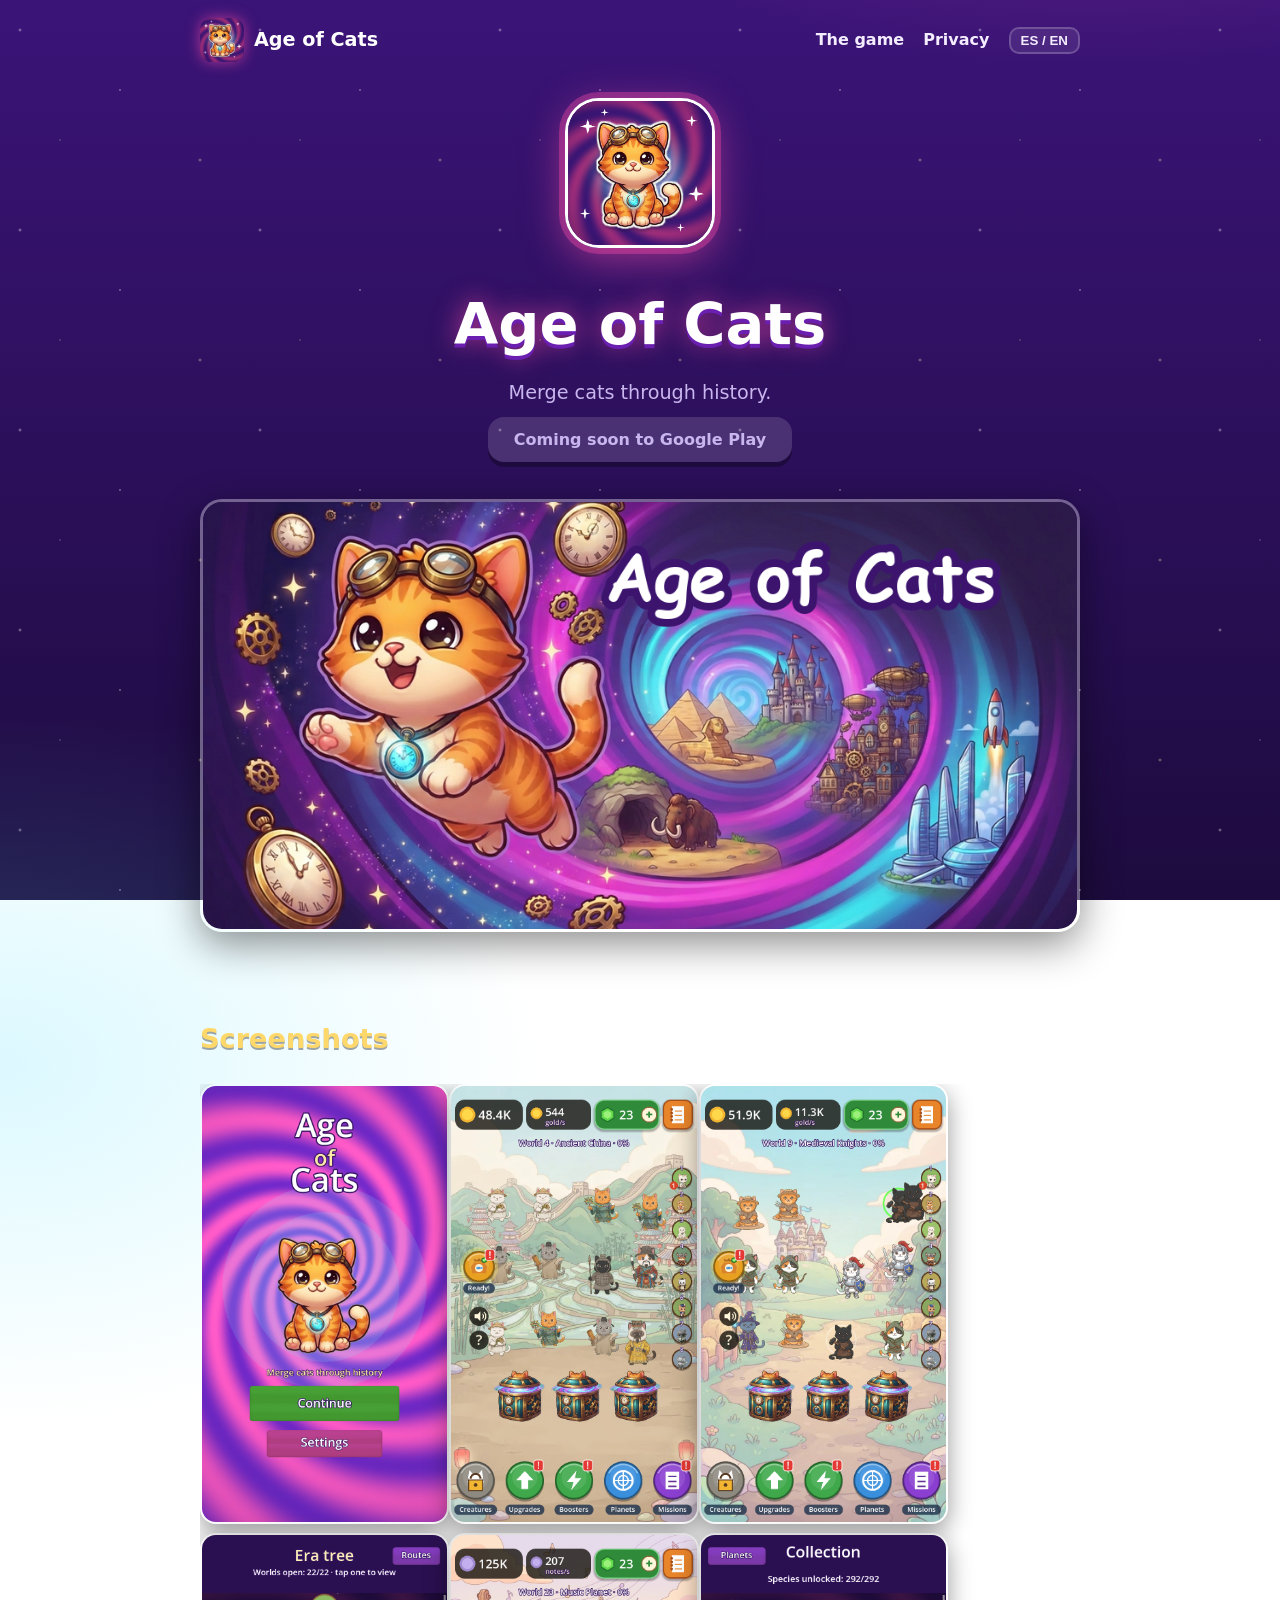
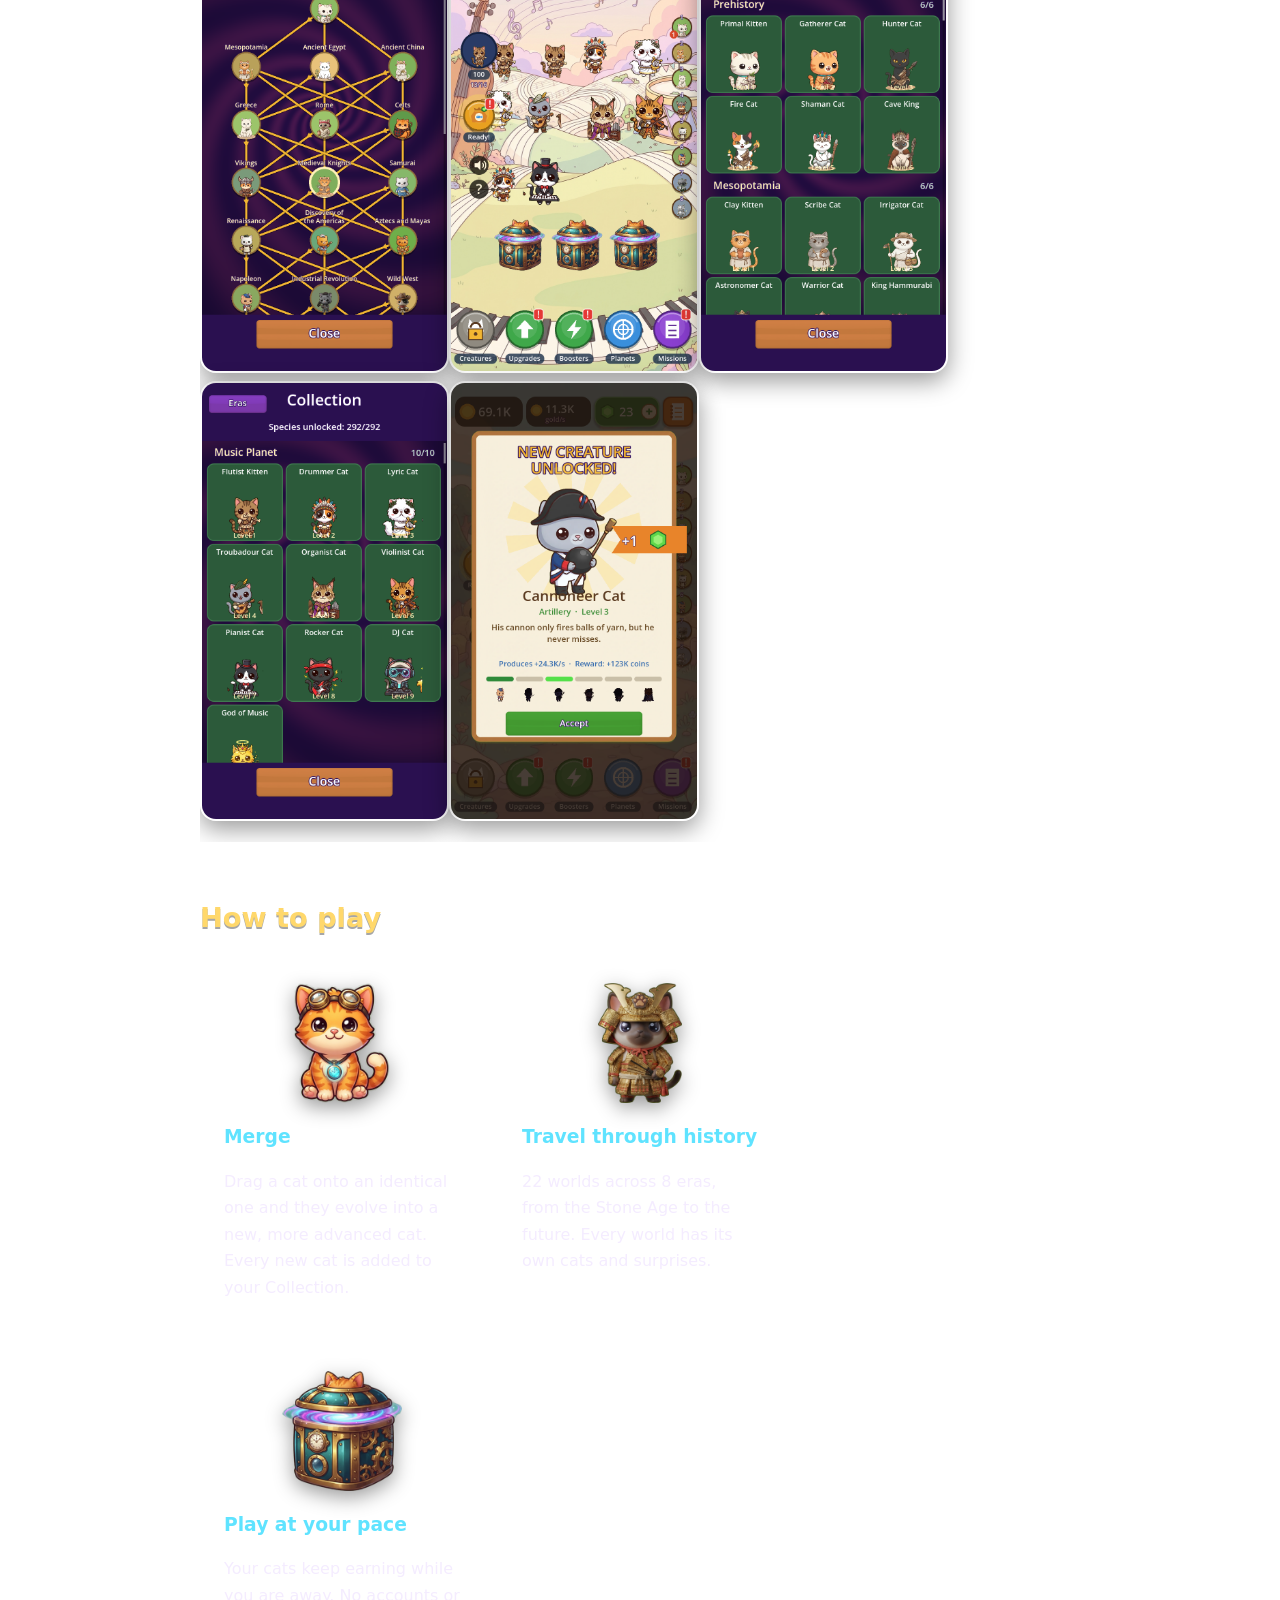
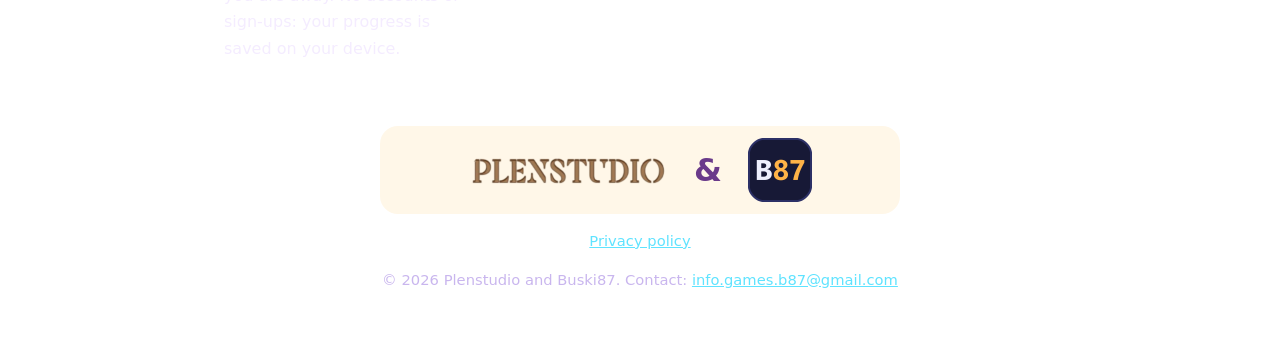
<file: index.html>
<!doctype html>
<html lang="es">
<head>
<meta charset="utf-8">
<meta name="viewport" content="width=device-width,initial-scale=1">
<title>Age of Cats: Idle Merge</title>
<meta name="description" content="Age of Cats: Idle Merge, juego idle de fusionar gatos a través de la historia. Merge cats through history. Un juego para móvil de Plenstudio y Buski87.">
<link rel="icon" href="img/icon.png">
<link rel="stylesheet" href="style.css">
<script>
(function(){try{var q=new URLSearchParams(location.search).get('lang');var l=''||q||localStorage.getItem('lang')||((navigator.language||'es').slice(0,2)=='es'?'es':'en');if(l=='en')document.documentElement.classList.add('en');document.documentElement.lang=l;if(q)localStorage.setItem('lang',q)}catch(e){}})();
function setLang(l){try{localStorage.setItem('lang',l)}catch(e){};document.documentElement.classList.toggle('en',l=='en');document.documentElement.lang=l}
</script>
</head>
<body>
<header>
<a class="brand" href="index.html"><img src="img/icon.png" alt=""><span>Age of Cats</span></a>
<nav>
<a href="index.html#juego"><span lang="es">El juego</span><span lang="en">The game</span></a>
<a href="privacidad.html"><span lang="es">Privacidad</span><span lang="en">Privacy</span></a>
<button class="lang" onclick="setLang(document.documentElement.classList.contains('en')?'es':'en')">ES / EN</button>
</nav>
</header>
<main>

<section class="hero" id="juego">
<img class="icon" src="img/icon.png" alt="Age of Cats">
<h1><span lang="es">Age of Cats</span><span lang="en">Age of Cats</span></h1>
<p class="tag" lang="es">Fusiona gatos a través de la historia.</p>
<p class="tag" lang="en">Merge cats through history.</p>
<p><span class="btn off" lang="es">Próximamente en Google Play</span><span class="btn off" lang="en">Coming soon to Google Play</span></p>
</section>

<img class="feature" lang="es" src="img/feature-es.png" alt="Age of Cats">
<img class="feature" lang="en" src="img/feature-en.png" alt="Age of Cats">

<h2 lang="es">Capturas</h2><h2 lang="en">Screenshots</h2>
<div class="shots" lang="es"><img src="img/screens/1-portada.png" alt="" loading="lazy"><img src="img/screens/2-mundo.png" alt="" loading="lazy"><img src="img/screens/3-fusionar.png" alt="" loading="lazy"><img src="img/screens/4-arbol-de-eras.png" alt="" loading="lazy"><img src="img/screens/5-planeta.png" alt="" loading="lazy"><img src="img/screens/6-coleccion.png" alt="" loading="lazy"><img src="img/screens/7-coleccion-planetas.png" alt="" loading="lazy"><img src="img/screens/8-gato-nuevo.png" alt="" loading="lazy"></div><div class="shots" lang="en"><img src="img/screens-en/1-portada.png" alt="" loading="lazy"><img src="img/screens-en/2-mundo.png" alt="" loading="lazy"><img src="img/screens-en/3-fusionar.png" alt="" loading="lazy"><img src="img/screens-en/4-arbol-de-eras.png" alt="" loading="lazy"><img src="img/screens-en/5-planeta.png" alt="" loading="lazy"><img src="img/screens-en/6-coleccion.png" alt="" loading="lazy"><img src="img/screens-en/7-coleccion-planetas.png" alt="" loading="lazy"><img src="img/screens-en/8-gato-nuevo.png" alt="" loading="lazy"></div>

<h2 lang="es">Cómo se juega</h2>
<h2 lang="en">How to play</h2>
<div class="grid">
<div class="card"><img class="ci" src="img/art/gato.png" alt=""><h3 lang="es">Fusiona</h3><h3 lang="en">Merge</h3>
<p lang="es">Arrastra un gato sobre otro igual y se convierten en uno más evolucionado. Cada gato nuevo se anota en tu Colección.</p>
<p lang="en">Drag a cat onto an identical one and they evolve into a new, more advanced cat. Every new cat is added to your Collection.</p></div>
<div class="card"><img class="ci" src="img/art/era.png" alt=""><h3 lang="es">Recorre la historia</h3><h3 lang="en">Travel through history</h3>
<p lang="es">22 mundos y 8 eras, de la Prehistoria al futuro. Cada mundo tiene sus propios gatos y sus propias sorpresas.</p>
<p lang="en">22 worlds across 8 eras, from the Stone Age to the future. Every world has its own cats and surprises.</p></div>
<div class="card"><img class="ci" src="img/art/planeta.png" alt=""><h3 lang="es">Viaja a otros planetas</h3><h3 lang="en">Visit other planets</h3>
<p lang="es">16 planetas temáticos (música, deporte, cocina, medicina…) con su propia moneda y 10 gatos cada uno, con disfraces y razas distintas.</p>
<p lang="en">16 themed planets (music, sports, cooking, medicine…) each with its own currency and 10 cats, all with different costumes and breeds.</p></div>
<div class="card"><img class="ci" src="img/art/capsula.png" alt=""><h3 lang="es">Juega a tu ritmo</h3><h3 lang="en">Play at your pace</h3>
<p lang="es">Tus gatos siguen produciendo mientras no juegas. Sin cuentas ni registros: la partida se guarda en tu móvil.</p>
<p lang="en">Your cats keep earning while you are away. No accounts or sign-ups: your progress is saved on your device.</p></div>
</div>

</main>
<footer>
<div class="studios"><img src="img/plenstudio.png" alt="Plenstudio"><span class="amp">&amp;</span><img class="b87" src="img/b87.png" alt="Buski87"></div>
<p><a href="privacidad.html"><span lang="es">Política de privacidad</span><span lang="en">Privacy policy</span></a></p>
<p lang="es">&copy; 2026 Plenstudio y Buski87. Contacto: <a href="mailto:info.games.b87@gmail.com">info.games.b87@gmail.com</a></p>
<p lang="en">&copy; 2026 Plenstudio and Buski87. Contact: <a href="mailto:info.games.b87@gmail.com">info.games.b87@gmail.com</a></p>
</footer>
</body>
</html>
</file>
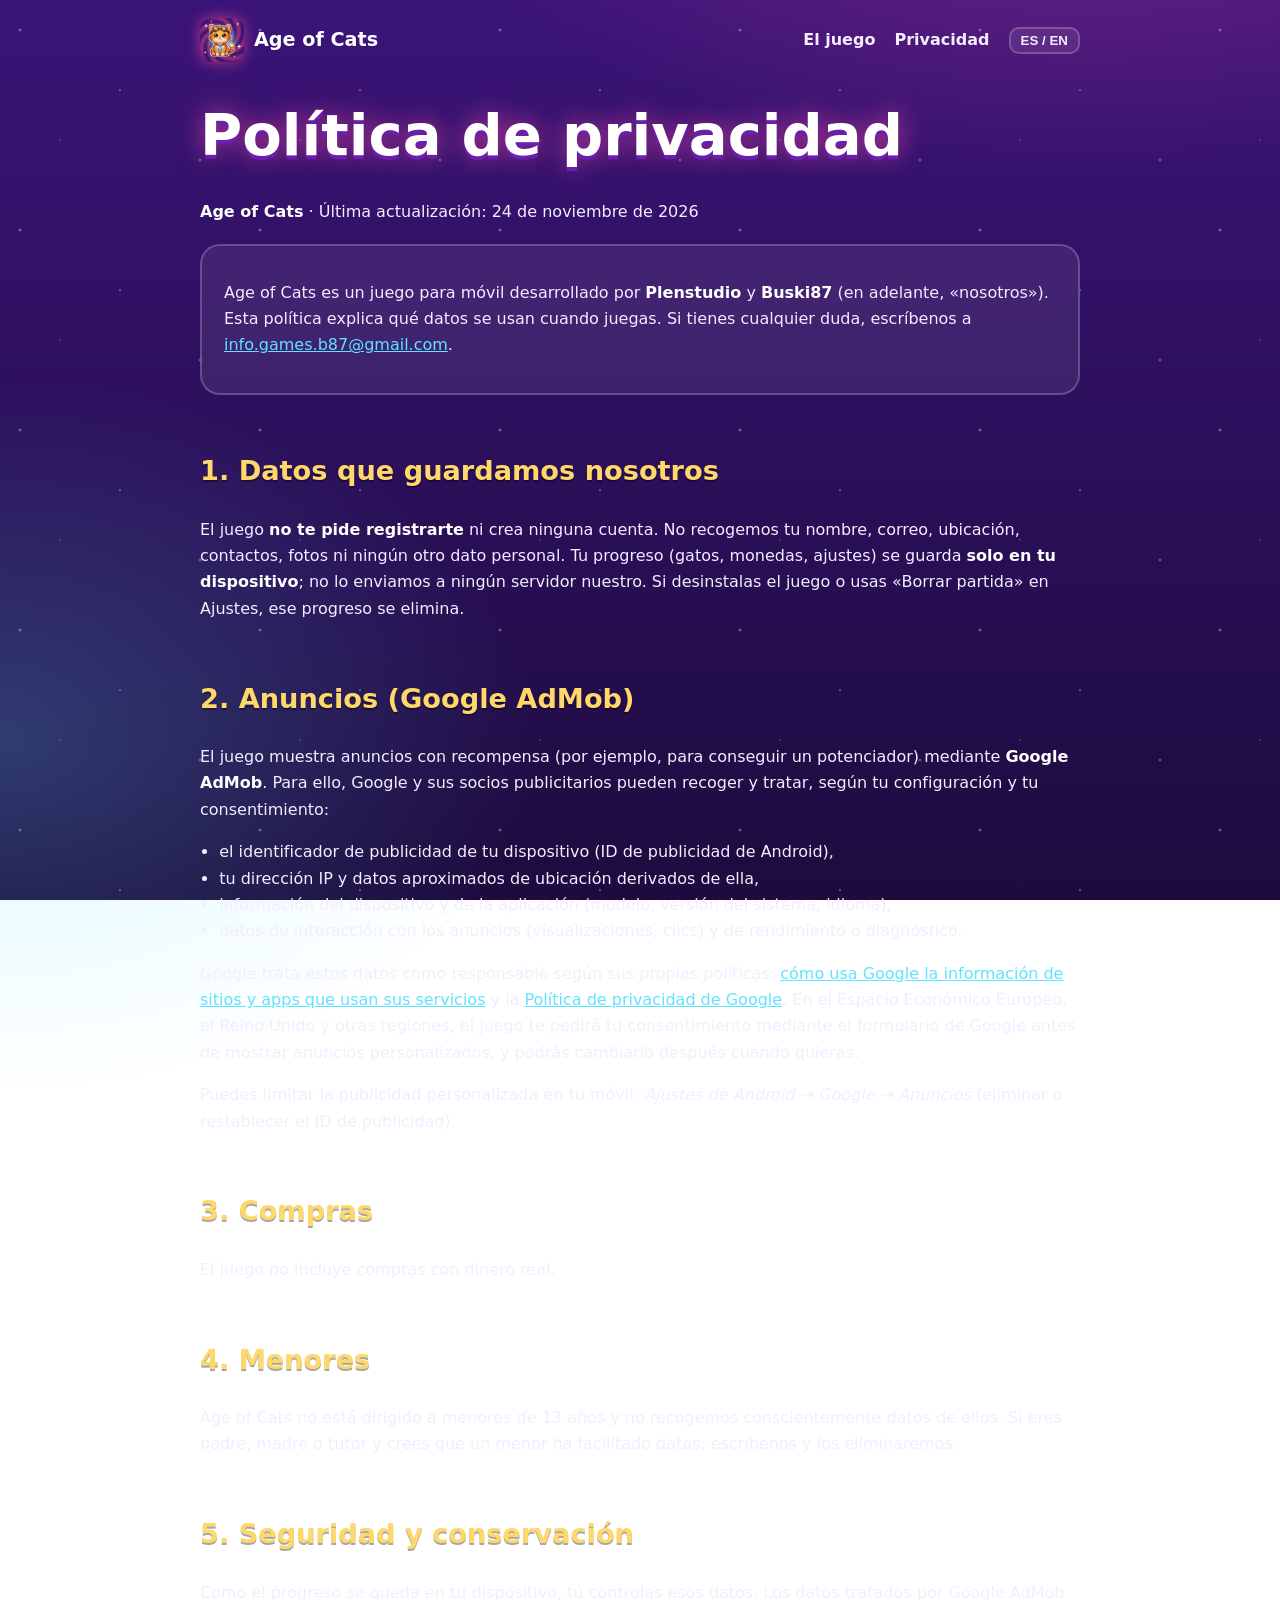
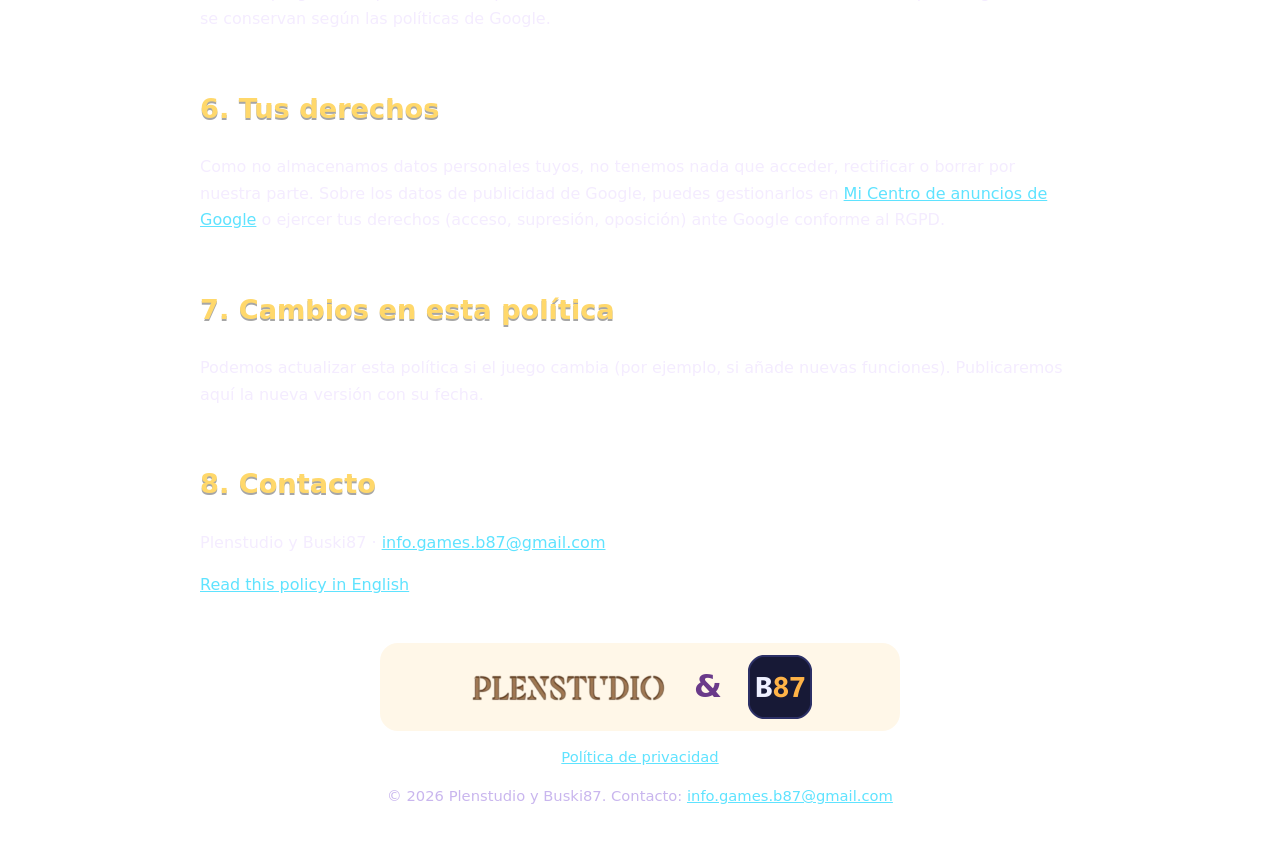
<file: privacidad.html>
<!doctype html>
<html lang="es">
<head>
<meta charset="utf-8">
<meta name="viewport" content="width=device-width,initial-scale=1">
<title>Política de privacidad · Age of Cats</title>
<meta name="description" content="Política de privacidad de Age of Cats, de Plenstudio y Buski87.">
<link rel="icon" href="img/icon.png">
<link rel="stylesheet" href="style.css">
<script>
(function(){try{var q=new URLSearchParams(location.search).get('lang');var l='es'||q||localStorage.getItem('lang')||((navigator.language||'es').slice(0,2)=='es'?'es':'en');if(l=='en')document.documentElement.classList.add('en');document.documentElement.lang=l;if(q)localStorage.setItem('lang',q)}catch(e){}})();
function setLang(l){try{localStorage.setItem('lang',l)}catch(e){};document.documentElement.classList.toggle('en',l=='en');document.documentElement.lang=l}
</script>
</head>
<body>
<header>
<a class="brand" href="index.html"><img src="img/icon.png" alt=""><span>Age of Cats</span></a>
<nav>
<a href="index.html#juego"><span lang="es">El juego</span><span lang="en">The game</span></a>
<a href="privacidad.html"><span lang="es">Privacidad</span><span lang="en">Privacy</span></a>
<button class="lang" onclick="setLang(document.documentElement.classList.contains('en')?'es':'en')">ES / EN</button>
</nav>
</header>
<main>
<h1>Política de privacidad</h1>
<p><strong>Age of Cats</strong> · Última actualización: 24 de noviembre de 2026</p>
<div class="card"><p>Age of Cats es un juego para móvil desarrollado por <strong>Plenstudio</strong> y <strong>Buski87</strong> (en adelante, «nosotros»). Esta política explica qué datos se usan cuando juegas. Si tienes cualquier duda, escríbenos a <a href="mailto:info.games.b87@gmail.com">info.games.b87@gmail.com</a>.</p></div>

<h2>1. Datos que guardamos nosotros</h2>
<p>El juego <strong>no te pide registrarte</strong> ni crea ninguna cuenta. No recogemos tu nombre, correo, ubicación, contactos, fotos ni ningún otro dato personal. Tu progreso (gatos, monedas, ajustes) se guarda <strong>solo en tu dispositivo</strong>; no lo enviamos a ningún servidor nuestro. Si desinstalas el juego o usas «Borrar partida» en Ajustes, ese progreso se elimina.</p>

<h2>2. Anuncios (Google AdMob)</h2>
<p>El juego muestra anuncios con recompensa (por ejemplo, para conseguir un potenciador) mediante <strong>Google AdMob</strong>. Para ello, Google y sus socios publicitarios pueden recoger y tratar, según tu configuración y tu consentimiento:</p>
<ul>
<li>el identificador de publicidad de tu dispositivo (ID de publicidad de Android),</li>
<li>tu dirección IP y datos aproximados de ubicación derivados de ella,</li>
<li>información del dispositivo y de la aplicación (modelo, versión del sistema, idioma),</li>
<li>datos de interacción con los anuncios (visualizaciones, clics) y de rendimiento o diagnóstico.</li>
</ul>
<p>Google trata estos datos como responsable según sus propias políticas: <a href="https://policies.google.com/technologies/partner-sites">cómo usa Google la información de sitios y apps que usan sus servicios</a> y la <a href="https://policies.google.com/privacy">Política de privacidad de Google</a>. En el Espacio Económico Europeo, el Reino Unido y otras regiones, el juego te pedirá tu consentimiento mediante el formulario de Google antes de mostrar anuncios personalizados, y podrás cambiarlo después cuando quieras.</p>
<p>Puedes limitar la publicidad personalizada en tu móvil: <em>Ajustes de Android → Google → Anuncios</em> (eliminar o restablecer el ID de publicidad).</p>

<h2>3. Compras</h2>
<p>El juego no incluye compras con dinero real.</p>

<h2>4. Menores</h2>
<p>Age of Cats no está dirigido a menores de 13 años y no recogemos conscientemente datos de ellos. Si eres padre, madre o tutor y crees que un menor ha facilitado datos, escríbenos y los eliminaremos.</p>

<h2>5. Seguridad y conservación</h2>
<p>Como el progreso se queda en tu dispositivo, tú controlas esos datos. Los datos tratados por Google AdMob se conservan según las políticas de Google.</p>

<h2>6. Tus derechos</h2>
<p>Como no almacenamos datos personales tuyos, no tenemos nada que acceder, rectificar o borrar por nuestra parte. Sobre los datos de publicidad de Google, puedes gestionarlos en <a href="https://myadcenter.google.com/">Mi Centro de anuncios de Google</a> o ejercer tus derechos (acceso, supresión, oposición) ante Google conforme al RGPD.</p>

<h2>7. Cambios en esta política</h2>
<p>Podemos actualizar esta política si el juego cambia (por ejemplo, si añade nuevas funciones). Publicaremos aquí la nueva versión con su fecha.</p>

<h2>8. Contacto</h2>
<p>Plenstudio y Buski87 · <a href="mailto:info.games.b87@gmail.com">info.games.b87@gmail.com</a></p>
<p><a href="privacy.html">Read this policy in English</a></p>
</main>
<footer>
<div class="studios"><img src="img/plenstudio.png" alt="Plenstudio"><span class="amp">&amp;</span><img class="b87" src="img/b87.png" alt="Buski87"></div>
<p><a href="privacidad.html"><span lang="es">Política de privacidad</span><span lang="en">Privacy policy</span></a></p>
<p lang="es">&copy; 2026 Plenstudio y Buski87. Contacto: <a href="mailto:info.games.b87@gmail.com">info.games.b87@gmail.com</a></p>
<p lang="en">&copy; 2026 Plenstudio and Buski87. Contact: <a href="mailto:info.games.b87@gmail.com">info.games.b87@gmail.com</a></p>
</footer>
</body>
</html>
</file>
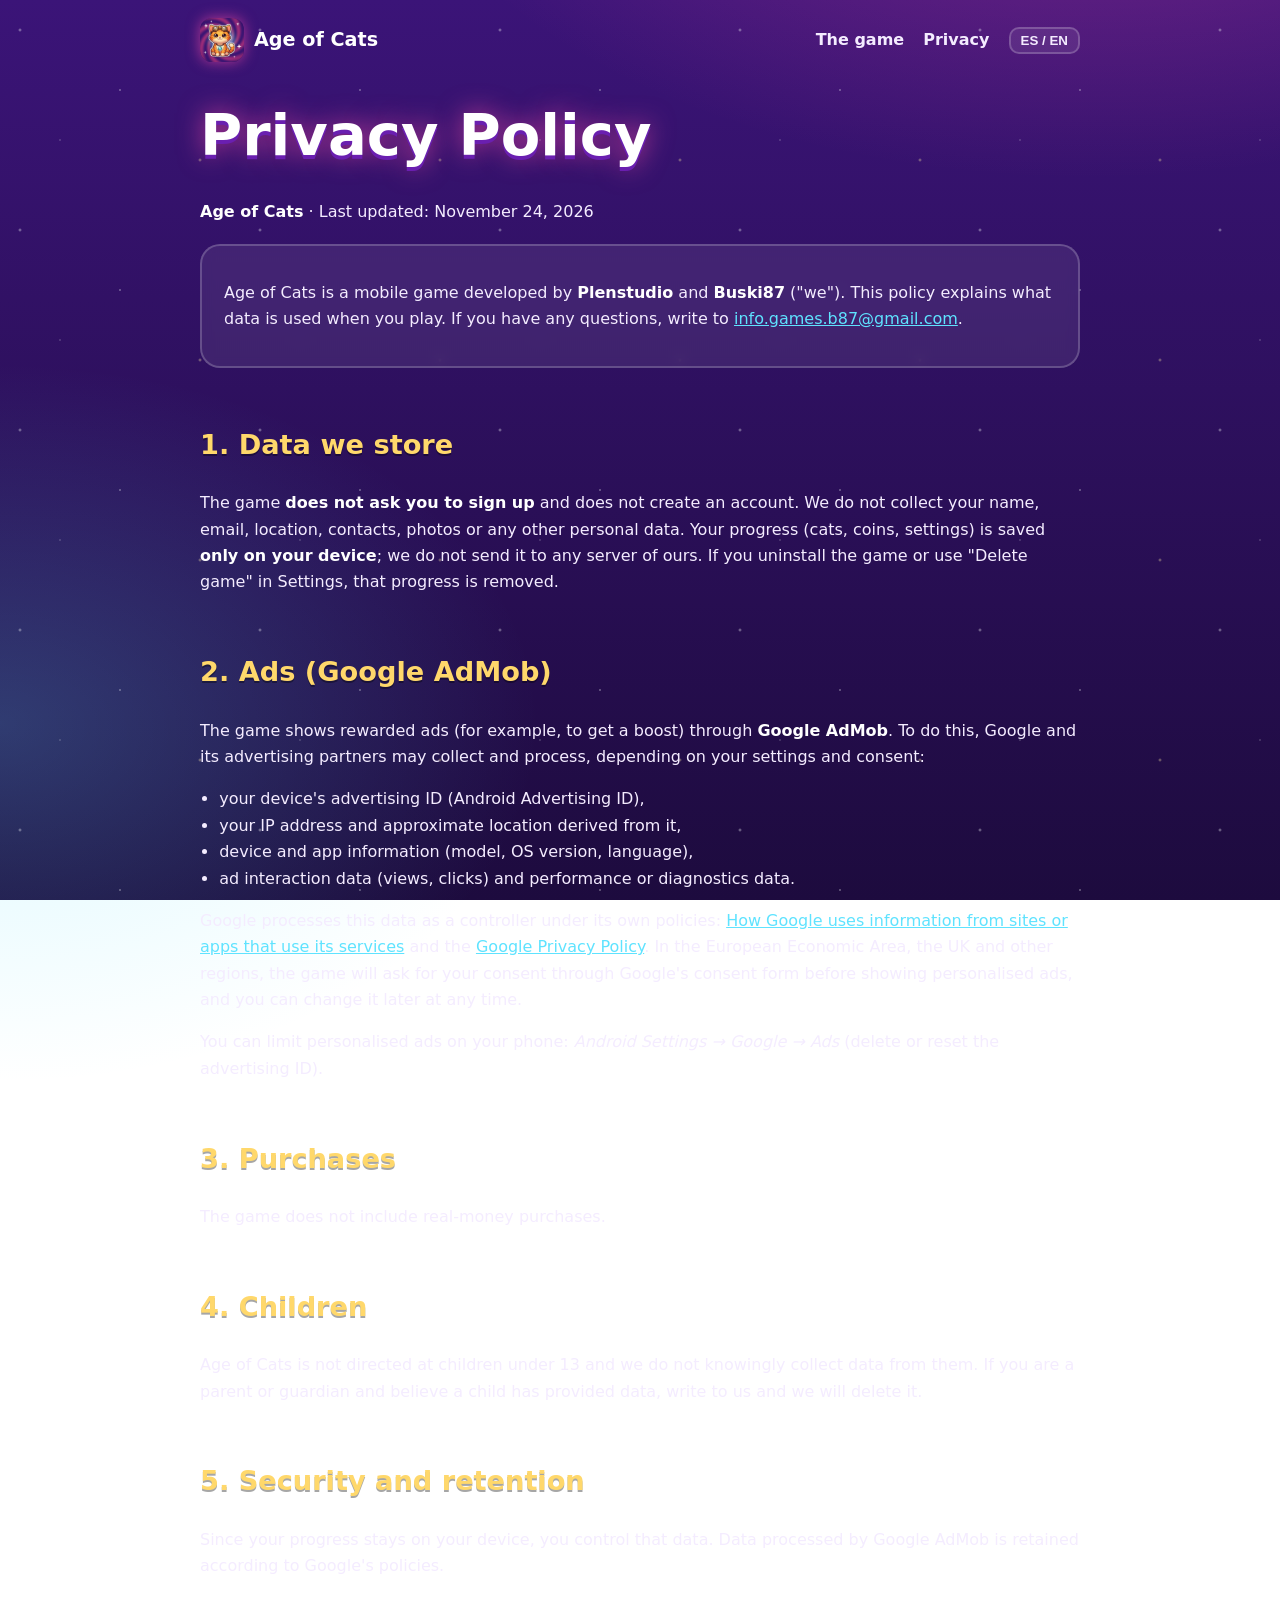
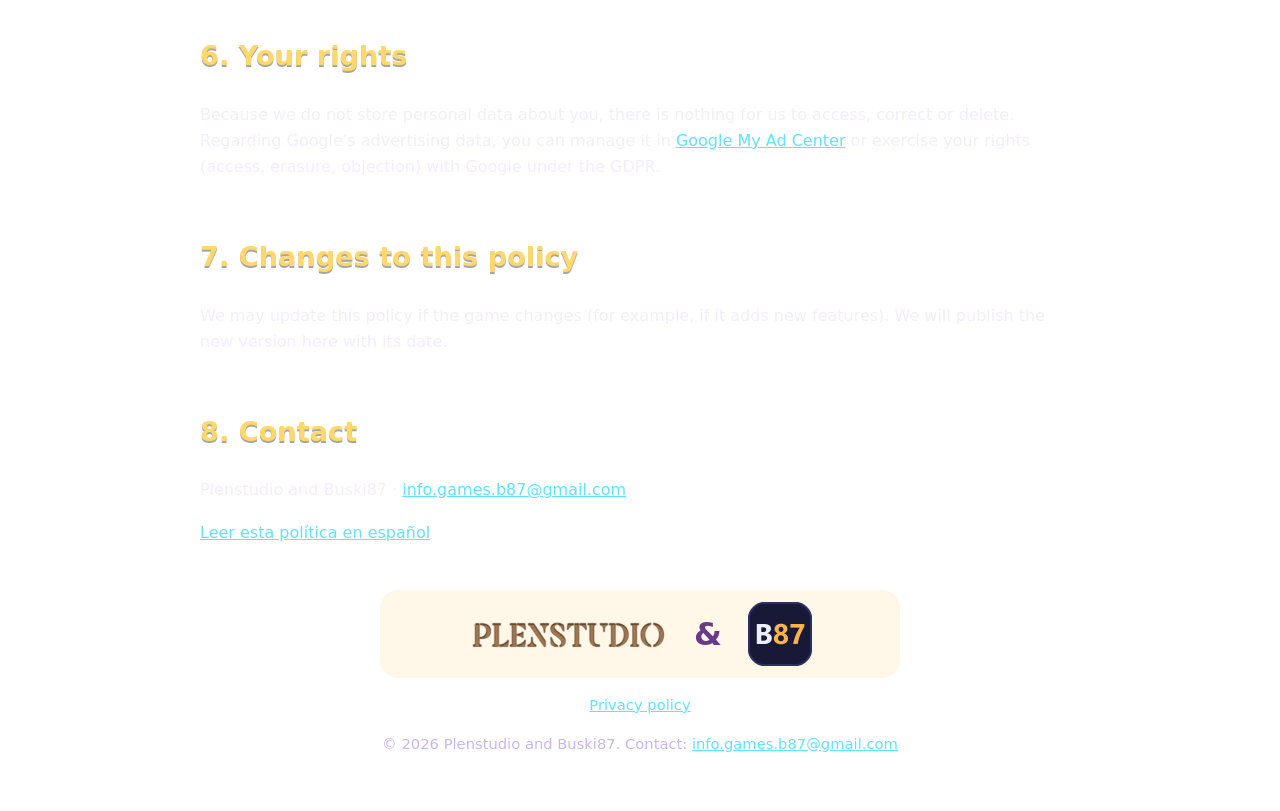
<file: privacy.html>
<!doctype html>
<html lang="es">
<head>
<meta charset="utf-8">
<meta name="viewport" content="width=device-width,initial-scale=1">
<title>Privacy Policy · Age of Cats</title>
<meta name="description" content="Privacy policy of Age of Cats, by Plenstudio and Buski87.">
<link rel="icon" href="img/icon.png">
<link rel="stylesheet" href="style.css">
<script>
(function(){try{var q=new URLSearchParams(location.search).get('lang');var l='en'||q||localStorage.getItem('lang')||((navigator.language||'es').slice(0,2)=='es'?'es':'en');if(l=='en')document.documentElement.classList.add('en');document.documentElement.lang=l;if(q)localStorage.setItem('lang',q)}catch(e){}})();
function setLang(l){try{localStorage.setItem('lang',l)}catch(e){};document.documentElement.classList.toggle('en',l=='en');document.documentElement.lang=l}
</script>
</head>
<body>
<header>
<a class="brand" href="index.html"><img src="img/icon.png" alt=""><span>Age of Cats</span></a>
<nav>
<a href="index.html#juego"><span lang="es">El juego</span><span lang="en">The game</span></a>
<a href="privacidad.html"><span lang="es">Privacidad</span><span lang="en">Privacy</span></a>
<button class="lang" onclick="setLang(document.documentElement.classList.contains('en')?'es':'en')">ES / EN</button>
</nav>
</header>
<main>
<h1>Privacy Policy</h1>
<p><strong>Age of Cats</strong> · Last updated: November 24, 2026</p>
<div class="card"><p>Age of Cats is a mobile game developed by <strong>Plenstudio</strong> and <strong>Buski87</strong> ("we"). This policy explains what data is used when you play. If you have any questions, write to <a href="mailto:info.games.b87@gmail.com">info.games.b87@gmail.com</a>.</p></div>

<h2>1. Data we store</h2>
<p>The game <strong>does not ask you to sign up</strong> and does not create an account. We do not collect your name, email, location, contacts, photos or any other personal data. Your progress (cats, coins, settings) is saved <strong>only on your device</strong>; we do not send it to any server of ours. If you uninstall the game or use "Delete game" in Settings, that progress is removed.</p>

<h2>2. Ads (Google AdMob)</h2>
<p>The game shows rewarded ads (for example, to get a boost) through <strong>Google AdMob</strong>. To do this, Google and its advertising partners may collect and process, depending on your settings and consent:</p>
<ul>
<li>your device's advertising ID (Android Advertising ID),</li>
<li>your IP address and approximate location derived from it,</li>
<li>device and app information (model, OS version, language),</li>
<li>ad interaction data (views, clicks) and performance or diagnostics data.</li>
</ul>
<p>Google processes this data as a controller under its own policies: <a href="https://policies.google.com/technologies/partner-sites">How Google uses information from sites or apps that use its services</a> and the <a href="https://policies.google.com/privacy">Google Privacy Policy</a>. In the European Economic Area, the UK and other regions, the game will ask for your consent through Google's consent form before showing personalised ads, and you can change it later at any time.</p>
<p>You can limit personalised ads on your phone: <em>Android Settings → Google → Ads</em> (delete or reset the advertising ID).</p>

<h2>3. Purchases</h2>
<p>The game does not include real-money purchases.</p>

<h2>4. Children</h2>
<p>Age of Cats is not directed at children under 13 and we do not knowingly collect data from them. If you are a parent or guardian and believe a child has provided data, write to us and we will delete it.</p>

<h2>5. Security and retention</h2>
<p>Since your progress stays on your device, you control that data. Data processed by Google AdMob is retained according to Google's policies.</p>

<h2>6. Your rights</h2>
<p>Because we do not store personal data about you, there is nothing for us to access, correct or delete. Regarding Google's advertising data, you can manage it in <a href="https://myadcenter.google.com/">Google My Ad Center</a> or exercise your rights (access, erasure, objection) with Google under the GDPR.</p>

<h2>7. Changes to this policy</h2>
<p>We may update this policy if the game changes (for example, if it adds new features). We will publish the new version here with its date.</p>

<h2>8. Contact</h2>
<p>Plenstudio and Buski87 · <a href="mailto:info.games.b87@gmail.com">info.games.b87@gmail.com</a></p>
<p><a href="privacidad.html">Leer esta política en español</a></p>
</main>
<footer>
<div class="studios"><img src="img/plenstudio.png" alt="Plenstudio"><span class="amp">&amp;</span><img class="b87" src="img/b87.png" alt="Buski87"></div>
<p><a href="privacidad.html"><span lang="es">Política de privacidad</span><span lang="en">Privacy policy</span></a></p>
<p lang="es">&copy; 2026 Plenstudio y Buski87. Contacto: <a href="mailto:info.games.b87@gmail.com">info.games.b87@gmail.com</a></p>
<p lang="en">&copy; 2026 Plenstudio and Buski87. Contact: <a href="mailto:info.games.b87@gmail.com">info.games.b87@gmail.com</a></p>
</footer>
</body>
</html>
</file>
<file: style.css>
:root{--bg:#1d0b3e;--bg2:#3b1478;--ink:#f4ecff;--soft:#c9b6ee;--card:rgba(255,255,255,.08);--line:rgba(255,255,255,.2);--accent:#ff4fa8;--accent-d:#b3256f;--cyan:#5fe3ff;--gold:#ffd86b}
*{box-sizing:border-box}
html{scroll-behavior:smooth}
body{margin:0;font-family:"Trebuchet MS","Comic Sans MS",system-ui,-apple-system,"Segoe UI",Roboto,sans-serif;color:var(--ink);line-height:1.65;
background:radial-gradient(1200px 700px at 85% -10%,rgba(255,79,168,.35),transparent 60%),radial-gradient(900px 600px at 0% 30%,rgba(95,227,255,.22),transparent 60%),linear-gradient(var(--bg2),var(--bg)) fixed}
body::before{content:"";position:fixed;inset:0;pointer-events:none;opacity:.5;
background-image:radial-gradient(2px 2px at 20px 30px,#fff,transparent),radial-gradient(1.5px 1.5px at 120px 90px,#fff,transparent),radial-gradient(2px 2px at 200px 160px,#ffe9a8,transparent),radial-gradient(1px 1px at 60px 140px,#fff,transparent);background-size:240px 200px}
a{color:var(--cyan)}
header,main,footer{position:relative;max-width:920px;margin:0 auto;padding:0 20px}
header{display:flex;align-items:center;justify-content:space-between;gap:12px;padding-top:18px;padding-bottom:6px;flex-wrap:wrap}
header .brand{display:flex;align-items:center;gap:10px;font-weight:800;font-size:1.2rem;text-decoration:none;color:#fff}
header .brand img{width:44px;height:44px;border-radius:12px;box-shadow:0 0 14px rgba(255,79,168,.6)}
nav a{margin-left:14px;text-decoration:none;font-weight:700;color:var(--ink)}
nav a:hover{color:var(--gold)}
.hero{text-align:center;padding:30px 0 8px}
.hero img.icon{width:150px;height:150px;border-radius:34px;border:3px solid #fff;box-shadow:0 0 0 6px rgba(255,79,168,.35),0 10px 40px rgba(255,79,168,.55)}
h1{font-size:clamp(2.3rem,7vw,3.6rem);margin:.35em 0 .1em;color:#fff;text-shadow:0 4px 0 #6a1fb0,0 0 26px rgba(255,79,168,.7)}
h2{margin-top:2em;color:var(--gold);font-size:1.7rem;text-shadow:0 2px 0 rgba(0,0,0,.35)}
h3{color:var(--cyan);margin-bottom:.2em}
.tag{font-size:1.2rem;color:var(--soft);margin:0 0 18px}
.btn{display:inline-block;background:linear-gradient(#ff6fbc,var(--accent));color:#fff;font-weight:800;padding:13px 26px;border-radius:16px;text-decoration:none;box-shadow:0 5px 0 var(--accent-d)}
.btn.off{background:rgba(255,255,255,.14);color:var(--soft);box-shadow:0 5px 0 rgba(0,0,0,.3);pointer-events:none}
.card{background:var(--card);border:2px solid var(--line);border-radius:20px;padding:18px 22px;margin:18px 0;backdrop-filter:blur(6px)}
.grid{display:grid;grid-template-columns:repeat(auto-fit,minmax(230px,1fr));gap:14px}
.grid .card{margin:0}
.feature{width:100%;border-radius:22px;border:3px solid rgba(255,255,255,.35);margin:22px 0;box-shadow:0 12px 40px rgba(0,0,0,.45)}
.shots{display:flex;gap:12px;overflow-x:auto;padding-bottom:12px}
.shots img{height:440px;border-radius:16px;border:2px solid var(--line);box-shadow:0 8px 24px rgba(0,0,0,.4)}
.studios{display:flex;gap:26px;align-items:center;justify-content:center;flex-wrap:wrap;padding:12px 18px;background:#fff7e8;border-radius:18px;max-width:520px;margin:0 auto 14px}
.studios img{height:56px}
.studios .b87{height:64px;border-radius:14px}
footer{padding:28px 20px 40px;text-align:center;font-size:.92rem;color:var(--soft)}
[lang="en"]:not(html){display:none}
html.en [lang="es"]:not(html){display:none}
html.en [lang="en"]:not(html){display:revert}
.lang{border:2px solid var(--line);background:var(--card);border-radius:10px;padding:4px 10px;font-weight:700;color:var(--ink);cursor:pointer;margin-left:14px}
.lang:hover{border-color:var(--gold)}
ul{padding-left:1.2em}
strong{color:#fff}
.studios .amp{font-size:2rem;font-weight:800;color:#6a3a8a}
.card .ci{display:block;height:120px;margin:0 auto 8px;filter:drop-shadow(0 6px 10px rgba(0,0,0,.4))}
.scene{width:100%;border-radius:22px;border:3px solid rgba(255,255,255,.3);margin:26px 0 0;box-shadow:0 12px 40px rgba(0,0,0,.45)}
</file>
